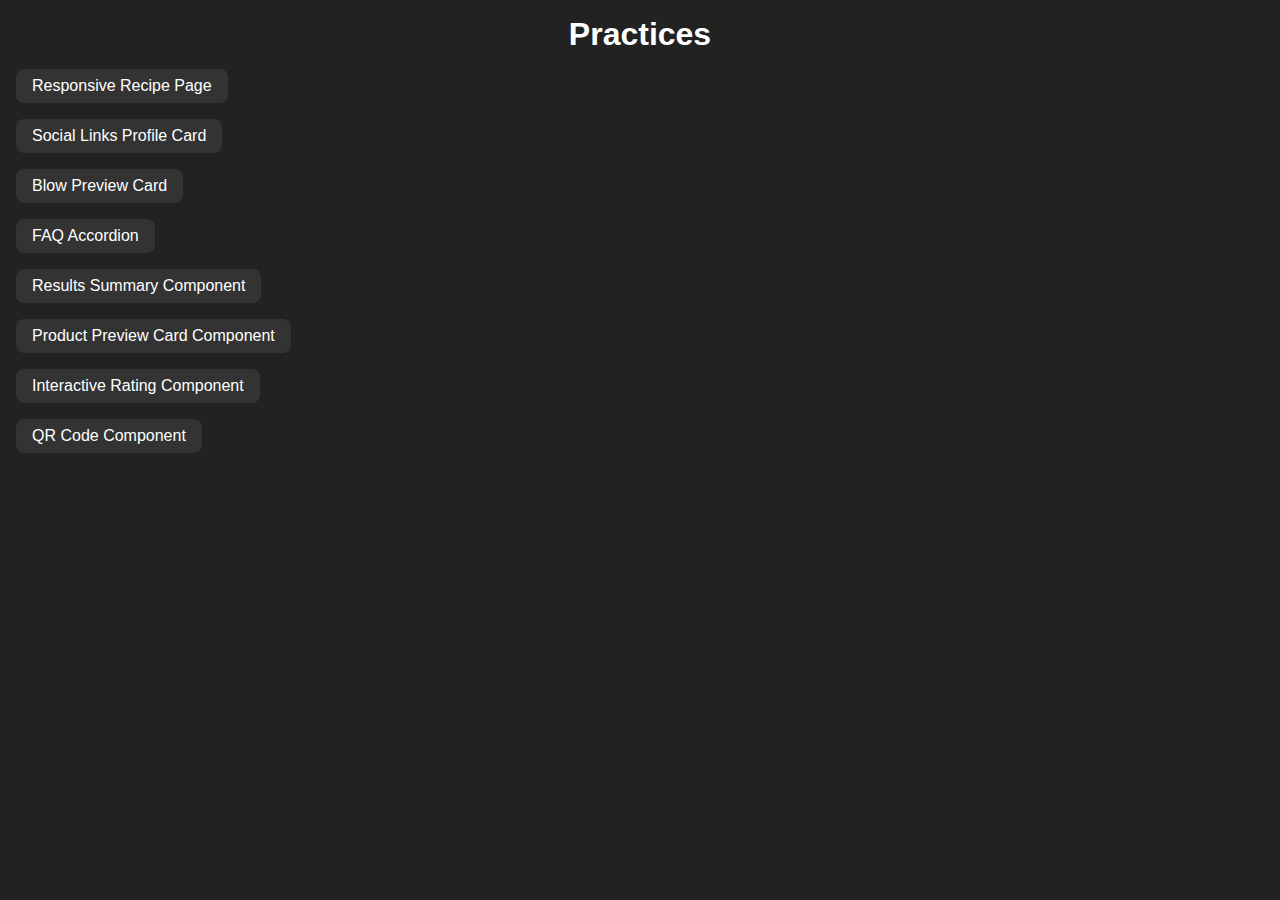
<file: index.html>
<!DOCTYPE html>
<html lang="en">
  <head>
    <meta charset="UTF-8" />
    <meta name="viewport" content="width=device-width, initial-scale=1.0" />
    <title>Document</title>
    <style>
      body {
        background-color: #222;
        color: #fff;
        font-family: Arial, sans-serif;
        margin: 0;
        padding: 0;
      }

      h1 {
        text-align: center;
        margin: 1rem;
      }

      .links {
        display: flex;
        flex-direction: column;
        gap: 1rem;
        margin: 1rem;
      }

      a {
        color: #fff;
        text-decoration: none;

        padding: 0.5rem 1rem;
        border-radius: 0.5rem;
        width: fit-content;
        transition: all 0.3s ease-in-out;
        display: block;
        background-color: #333;
        text-align: center;
      }
    </style>
  </head>
  <body>
    <h1 role="heading">Practices</h1>
    <div class="links" role="list">
      <a role="link" href="/frontend-practice/recipe-page-main"
        >Responsive Recipe Page</a
      >
      <a role="link" href="/frontend-practice/social-links-profile-main"
        >Social Links Profile Card</a
      >
      <a role="link" href="/frontend-practice/blog-preview-card-main"
        >Blow Preview Card</a
      >
      <a href="/frontend-practice/faq-accordion-main">FAQ Accordion</a>
      <a href="/frontend-practice/results-summary-component-main"
        >Results Summary Component</a
      >
      <a href="/frontend-practice/product-preview-card-component-main"
        >Product Preview Card Component</a
      >
      <a href="/frontend-practice/interactive-rating-component-main"
        >Interactive Rating Component</a
      >
      <a href="/frontend-practice/qr-code-component-main">QR Code Component</a>
    </div>
  </body>
</html>
</file>
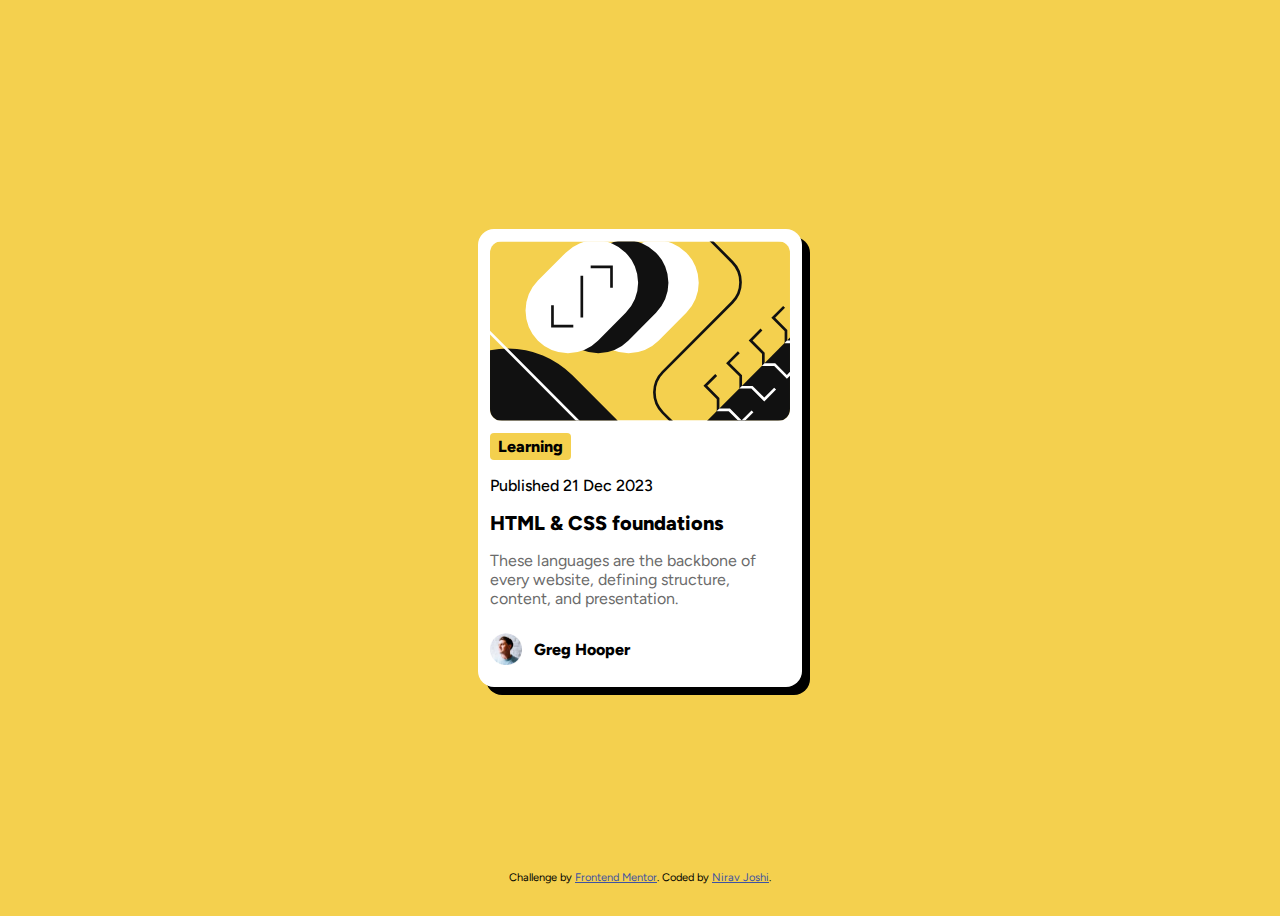
<file: blog-preview-card-main/index.html>
<!DOCTYPE html>
<html lang="en">
  <head>
    <meta charset="UTF-8" />
    <meta name="viewport" content="width=device-width, initial-scale=1.0" />
    <!-- displays site properly based on user's device -->

    <link
      rel="icon"
      type="image/png"
      sizes="32x32"
      href="./assets/images/favicon-32x32.png"
    />

    <title>Frontend Mentor | Blog preview card</title>

    <link rel="stylesheet" href="style.css" />
    <link rel="preconnect" href="https://fonts.googleapis.com" />
    <link rel="preconnect" href="https://fonts.gstatic.com" crossorigin />
    <link
      href="https://fonts.googleapis.com/css2?family=Figtree:ital,wght@0,300..900;1,300..900&display=swap"
      rel="stylesheet"
    />

    <!-- Feel free to remove these styles or customise in your own stylesheet 👍 -->
    <style>
      .attribution {
        font-size: 11px;
        text-align: center;
        bottom: 1rem;
        position: absolute;
        width: 100%;
      }
      .attribution a {
        color: hsl(228, 45%, 44%);
      }
    </style>
  </head>
  <body>
    <div class="card">
      <img
        src="./assets/images/illustration-article.svg"
        alt="course illustration"
        role="banner"
      />

      <div class="tag">Learning</div>

      <p class="pub">Published 21 Dec 2023</p>

      <h1>HTML & CSS foundations</h1>

      <p class="description">
        These languages are the backbone of every website, defining structure,
        content, and presentation.
      </p>

      <div class="author">
        <img src="./assets/images/image-avatar.webp" alt="" />
        <p>Greg Hooper</p>
      </div>
    </div>

    <div class="attribution">
      Challenge by
      <a href="https://www.frontendmentor.io?ref=challenge" target="_blank"
        >Frontend Mentor</a
      >. Coded by
      <a href="https://niravjoshi.dev" target="_blank">Nirav Joshi</a>.
    </div>
  </body>
</html>
</file>
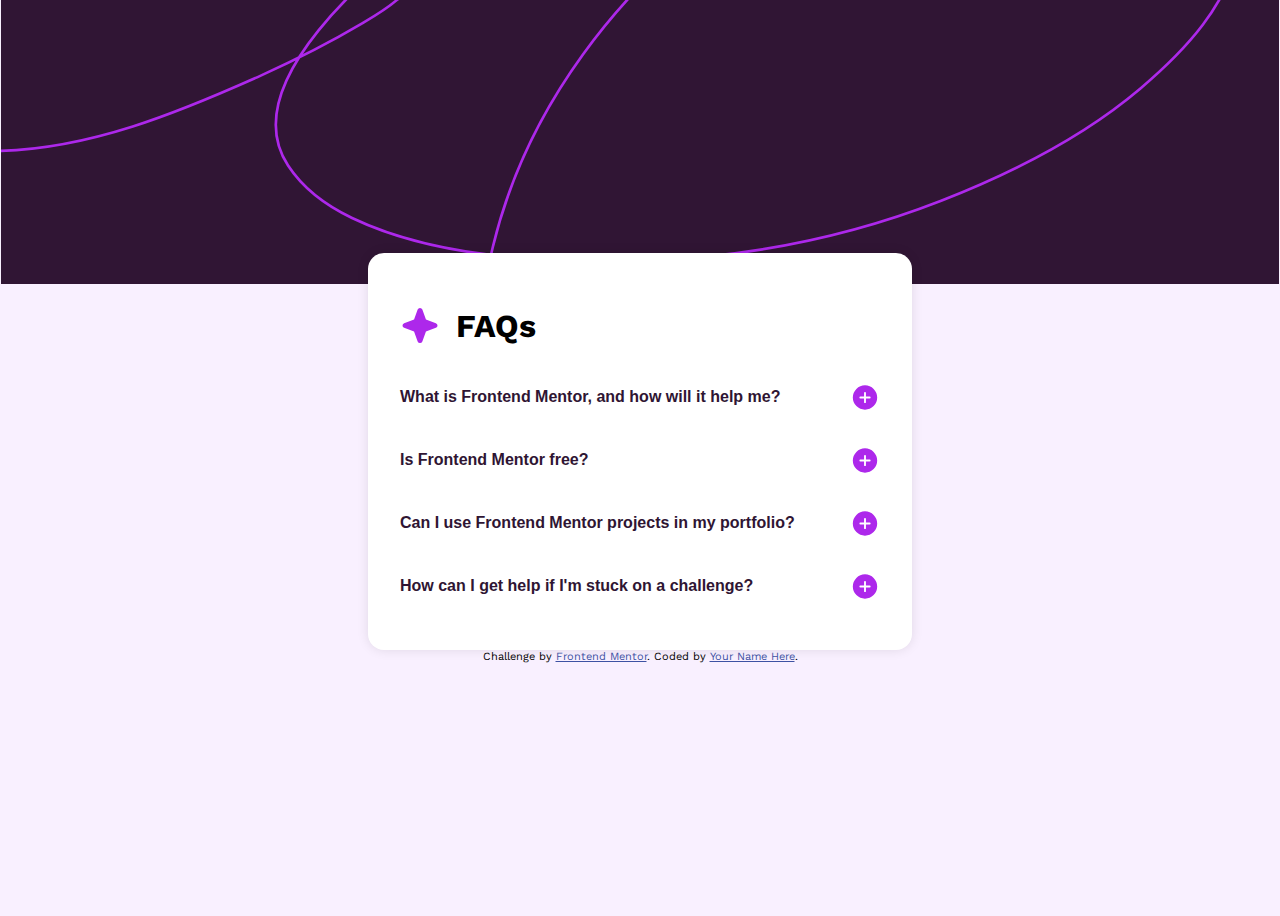
<file: faq-accordion-main/index.html>
<!DOCTYPE html>
<html lang="en">
  <head>
    <meta charset="UTF-8" />
    <meta name="viewport" content="width=device-width, initial-scale=1.0" />
    <!-- displays site properly based on user's device -->

    <link
      rel="icon"
      type="image/png"
      sizes="32x32"
      href="./assets/images/favicon-32x32.png"
    />

    <title>Frontend Mentor | FAQ accordion</title>

    <link rel="preconnect" href="https://fonts.googleapis.com" />
    <link rel="preconnect" href="https://fonts.gstatic.com" crossorigin />
    <link
      href="https://fonts.googleapis.com/css2?family=Work+Sans:ital,wght@0,100..900;1,100..900&display=swap"
      rel="stylesheet"
    />
    <link rel="stylesheet" href="style.css" />

    <!-- Feel free to remove these styles or customise in your own stylesheet 👍 -->
    <style>
      .attribution {
        font-size: 11px;
        text-align: center;
      }
      .attribution a {
        color: hsl(228, 45%, 44%);
      }
    </style>
  </head>
  <body>
    <main>
      <div class="faq-card">
        <div class="header">
          <img src="./assets/images/icon-star.svg" alt="star" />
          <h1>FAQs</h1>
        </div>

        <button class="accordion">
          What is Frontend Mentor, and how will it help me?
          <img
            src="./assets/images/icon-plus.svg"
            alt="plus icon"
            class="plus"
          />
          <img
            src="./assets/images/icon-minus.svg"
            alt="minus icon"
            class="minus"
          />
        </button>
        <div class="panel">
          Frontend Mentor offers realistic coding challenges to help developers
          improve their frontend coding skills with projects in HTML, CSS, and
          JavaScript. It's suitable for all levels and ideal for portfolio
          building.
        </div>

        <button class="accordion">
          Is Frontend Mentor free?
          <img
            src="./assets/images/icon-plus.svg"
            alt="plus icon"
            class="plus"
          />
          <img
            src="./assets/images/icon-minus.svg"
            alt="minus icon"
            class="minus"
          />
        </button>
        <div class="panel">
          Yes, Frontend Mentor offers both free and premium coding challenges,
          with the free option providing access to a range of projects suitable
          for all skill levels.
        </div>

        <button class="accordion">
          Can I use Frontend Mentor projects in my portfolio?
          <img
            src="./assets/images/icon-plus.svg"
            alt="plus icon"
            class="plus"
          />
          <img
            src="./assets/images/icon-minus.svg"
            alt="minus icon"
            class="minus"
          />
        </button>
        <div class="panel">
          Yes, you can use projects completed on Frontend Mentor in your
          portfolio. It's an excellent way to showcase your skills to potential
          employers!
        </div>

        <button class="accordion">
          How can I get help if I'm stuck on a challenge?

          <img
            src="./assets/images/icon-plus.svg"
            alt="plus icon"
            class="plus"
          />
          <img
            src="./assets/images/icon-minus.svg"
            alt="minus icon"
            class="minus"
          />
        </button>
        <div class="panel">
          The best place to get help is inside Frontend Mentor's Discord
          community. There's a help channel where you can ask questions and seek
          support from other community members.
        </div>
      </div>
    </main>

    <div class="attribution">
      Challenge by
      <a href="https://www.frontendmentor.io?ref=challenge" target="_blank"
        >Frontend Mentor</a
      >. Coded by <a href="#">Your Name Here</a>.
    </div>
    <script src="./script.js"></script>
  </body>
</html>
</file>
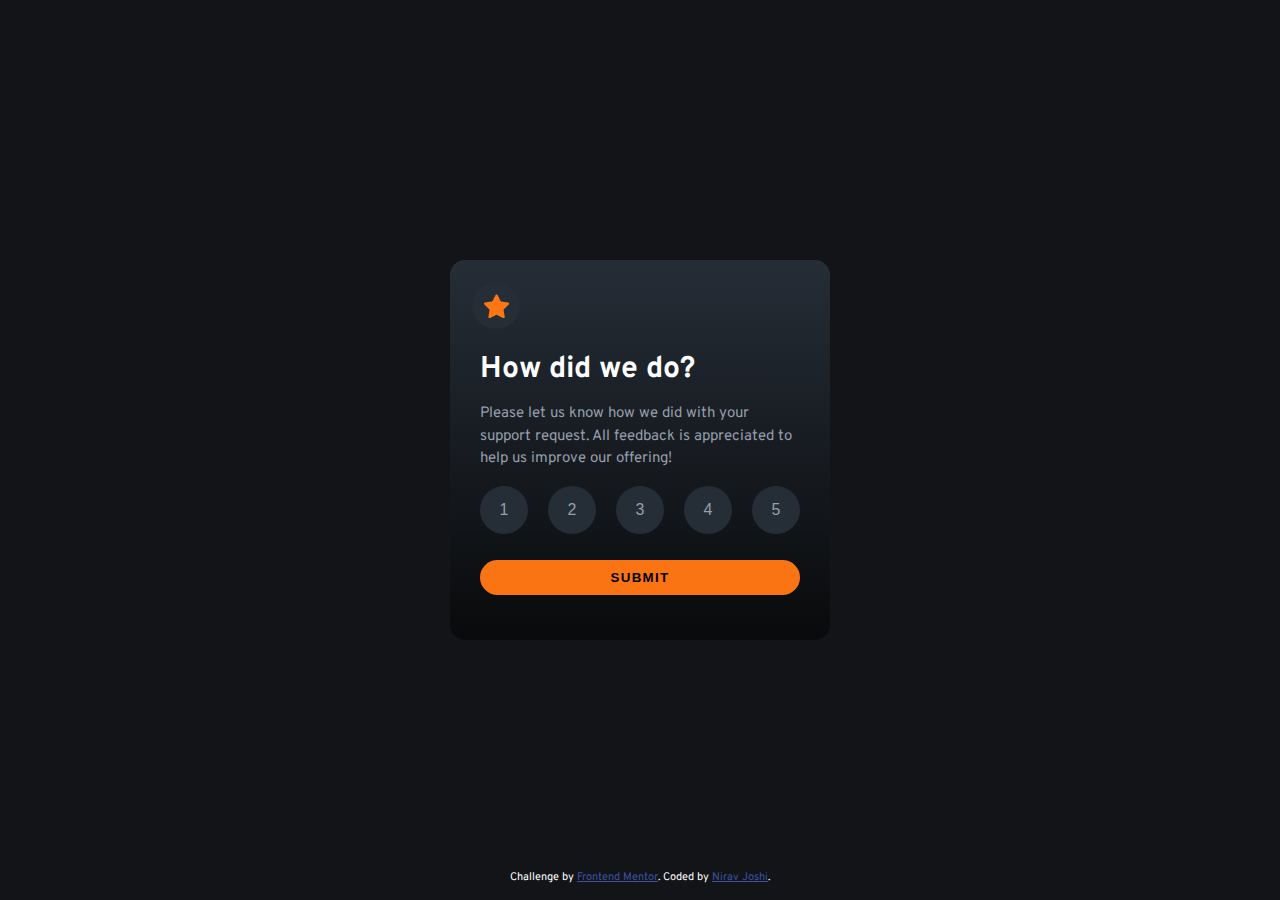
<file: interactive-rating-component-main/index.html>
<!DOCTYPE html>
<html lang="en">
  <head>
    <meta charset="UTF-8" />
    <meta name="viewport" content="width=device-width, initial-scale=1.0" />
    <!-- displays site properly based on user's device -->

    <link
      rel="icon"
      type="image/png"
      sizes="32x32"
      href="./images/favicon-32x32.png"
    />

    <title>Frontend Mentor | Interactive rating component</title>

    <link rel="stylesheet" href="style.css" />
    <link rel="preconnect" href="https://fonts.googleapis.com" />
    <link rel="preconnect" href="https://fonts.gstatic.com" crossorigin />
    <link
      href="https://fonts.googleapis.com/css2?family=Overpass:ital,wght@0,100..900;1,100..900&display=swap"
      rel="stylesheet"
    />

    <!-- Feel free to remove these styles or customise in your own stylesheet 👍 -->
    <style>
      .attribution {
        font-size: 11px;
        text-align: center;
      }
      .attribution a {
        color: hsl(228, 45%, 44%);
      }
    </style>
  </head>
  <body>
    <!-- Rating state start -->

    <main>
      <div class="rating-card">
        <div class="icon-container">
          <img src="./images/icon-star.svg" alt="star icon" />
        </div>

        <h1>How did we do?</h1>
        <p>
          Please let us know how we did with your support request. All feedback
          is appreciated to help us improve our offering!
        </p>
        <div class="rating-buttons">
          <button class="rating-button">1</button>
          <button class="rating-button">2</button>
          <button class="rating-button">3</button>
          <button class="rating-button">4</button>
          <button class="rating-button">5</button>
        </div>

        <button class="submit-button">Submit</button>
      </div>

      <div class="submitted">
        <img src="./images/illustration-thank-you.svg" alt="thank you image" />
        <p class="submitted-rating">
          You selected <span class="rating-number"> 0 </span> out of 5
        </p>
        <h1>Thank you!</h1>
        <p class="submitted-text">
          We appreciate you taking the time to give a rating. If you ever need
          more support, don’t hesitate to get in touch!
        </p>
      </div>
    </main>

    <footer>
      <div class="attribution">
        Challenge by
        <a href="https://www.frontendmentor.io?ref=challenge" target="_blank"
          >Frontend Mentor</a
        >. Coded by <a href="https://niravjoshi.dev">Nirav Joshi</a>.
      </div>
    </footer>

    <script src="script.js"></script>
  </body>
</html>
</file>
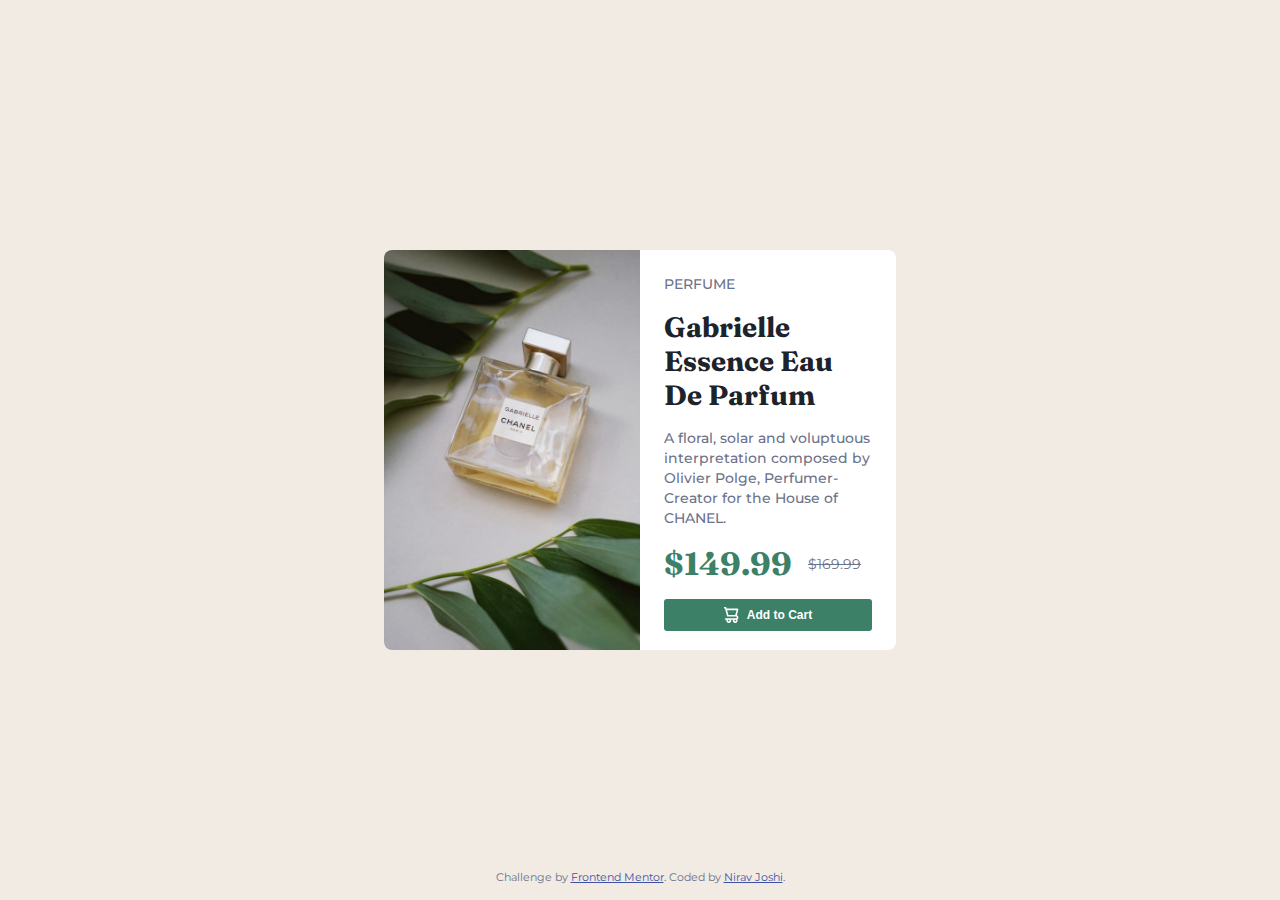
<file: product-preview-card-component-main/index.html>
<!DOCTYPE html>
<html lang="en">
  <head>
    <meta charset="UTF-8" />
    <meta name="viewport" content="width=device-width, initial-scale=1.0" />
    <!-- displays site properly based on user's device -->

    <link
      rel="icon"
      type="image/png"
      sizes="32x32"
      href="./images/favicon-32x32.png"
    />

    <title>Frontend Mentor | Product preview card component</title>

    <!-- Feel free to remove these styles or customise in your own stylesheet 👍 -->
    <link rel="preconnect" href="https://fonts.googleapis.com" />
    <link rel="preconnect" href="https://fonts.gstatic.com" crossorigin />
    <link
      href="https://fonts.googleapis.com/css2?family=Fraunces:ital,opsz,wght@0,9..144,100..900;1,9..144,100..900&family=Montserrat:ital,wght@0,100..900;1,100..900&display=swap"
      rel="stylesheet"
    />
    <link rel="stylesheet" href="style.css" />
    <style>
      .attribution {
        font-size: 11px;
        text-align: center;
      }
      .attribution a {
        color: hsl(228, 45%, 44%);
      }
    </style>
  </head>
  <body>
    <main>
      <div class="product-card">
        <picture class="preview">
          <source
            srcset="./images/image-product-desktop.jpg"
            media="(min-width: 600px)"
          />
          <img
            src="./images/image-product-mobile.jpg"
            alt="Gabrielle Essence Eau De Parfum"
          />
        </picture>
        <div class="details">
          <p class="category">PERFUME</p>
          <h1 class="name">Gabrielle Essence Eau De Parfum</h1>
          <p class="description">
            A floral, solar and voluptuous interpretation composed by Olivier
            Polge, Perfumer-Creator for the House of CHANEL.
          </p>
          <div class="price">
            <p class="current-price">$149.99</p>
            <p class="old-price">$169.99</p>
          </div>
          <button class="add-to-cart">
            <img src="./images/icon-cart.svg" alt="cart" />
            <span class="sr-only">Add to Cart</span>
          </button>
        </div>
      </div>
    </main>

    <footer>
      <div class="attribution">
        Challenge by
        <a href="https://www.frontendmentor.io?ref=challenge" target="_blank"
          >Frontend Mentor</a
        >. Coded by <a href="https://niravjoshi.dev">Nirav Joshi</a>.
      </div>
    </footer>
  </body>
</html>
</file>
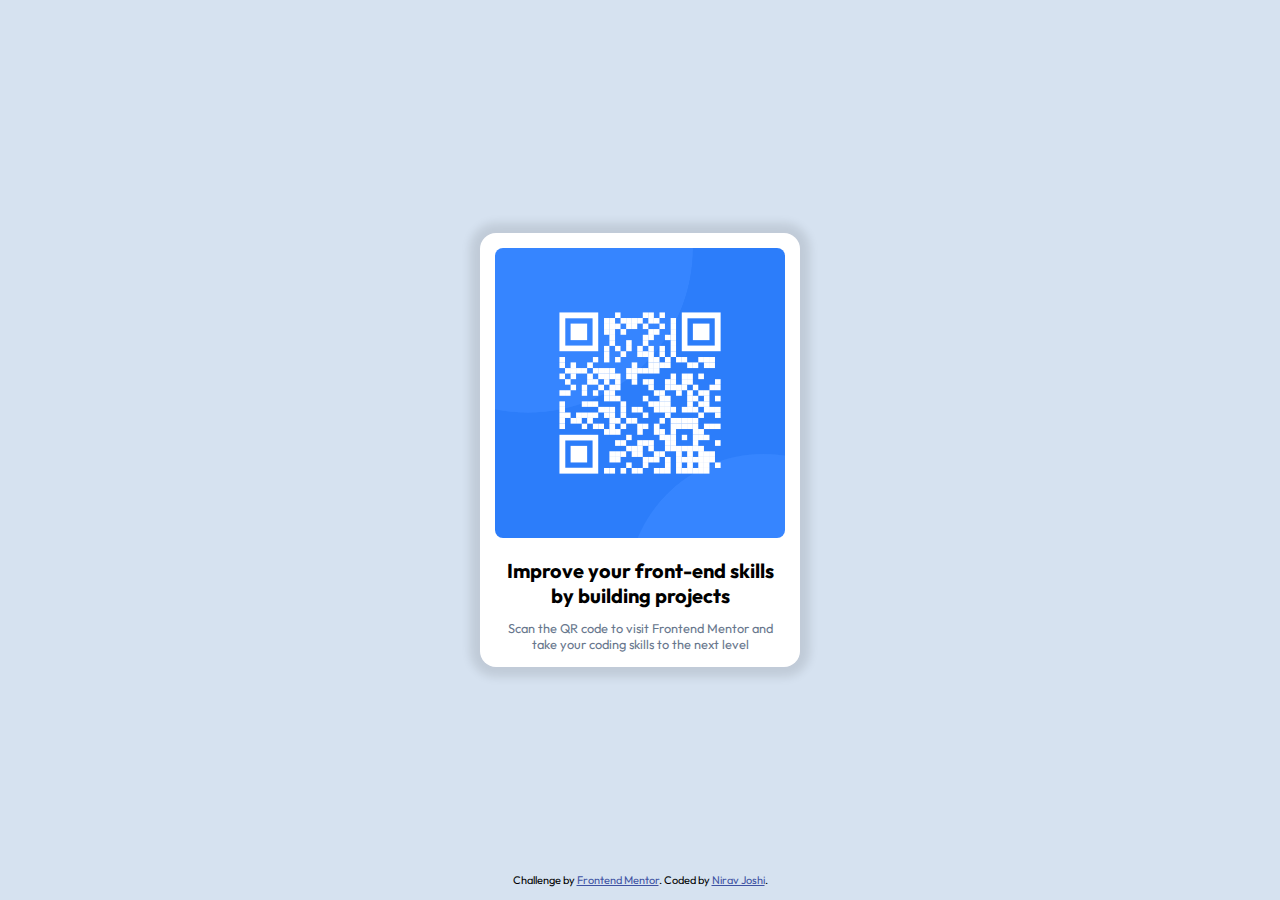
<file: qr-code-component-main/index.html>
<!DOCTYPE html>
<html lang="en">
  <head>
    <meta charset="UTF-8" />
    <meta name="viewport" content="width=device-width, initial-scale=1.0" />
    <!-- displays site properly based on user's device -->

    <link
      rel="icon"
      type="image/png"
      sizes="32x32"
      href="./images/favicon-32x32.png"
    />

    <title>Frontend Mentor | QR code component</title>

    <!-- Feel free to remove these styles or customise in your own stylesheet 👍 -->
    <link rel="stylesheet" href="style.css" />
    <link rel="preconnect" href="https://fonts.googleapis.com" />
    <link rel="preconnect" href="https://fonts.gstatic.com" crossorigin />
    <link
      href="https://fonts.googleapis.com/css2?family=Outfit:wght@100..900&display=swap"
      rel="stylesheet"
    />
    <style>
      .attribution {
        font-size: 11px;
        text-align: center;
      }
      .attribution a {
        color: hsl(228, 45%, 44%);
      }
    </style>
  </head>
  <body>
    <main>
      <div class="qr-card">
        <img src="./images/image-qr-code.png" alt="QR code" />
        <h1 class="description">
          Improve your front-end skills by building projects
        </h1>
        <p class="instructions">
          Scan the QR code to visit Frontend Mentor and take your coding skills
          to the next level
        </p>
      </div>
    </main>

    <footer>
      <div class="attribution">
        Challenge by
        <a href="https://www.frontendmentor.io?ref=challenge" target="_blank"
          >Frontend Mentor</a
        >. Coded by <a href="https://niravjoshi.dev">Nirav Joshi</a>.
      </div>
    </footer>
  </body>
</html>
</file>
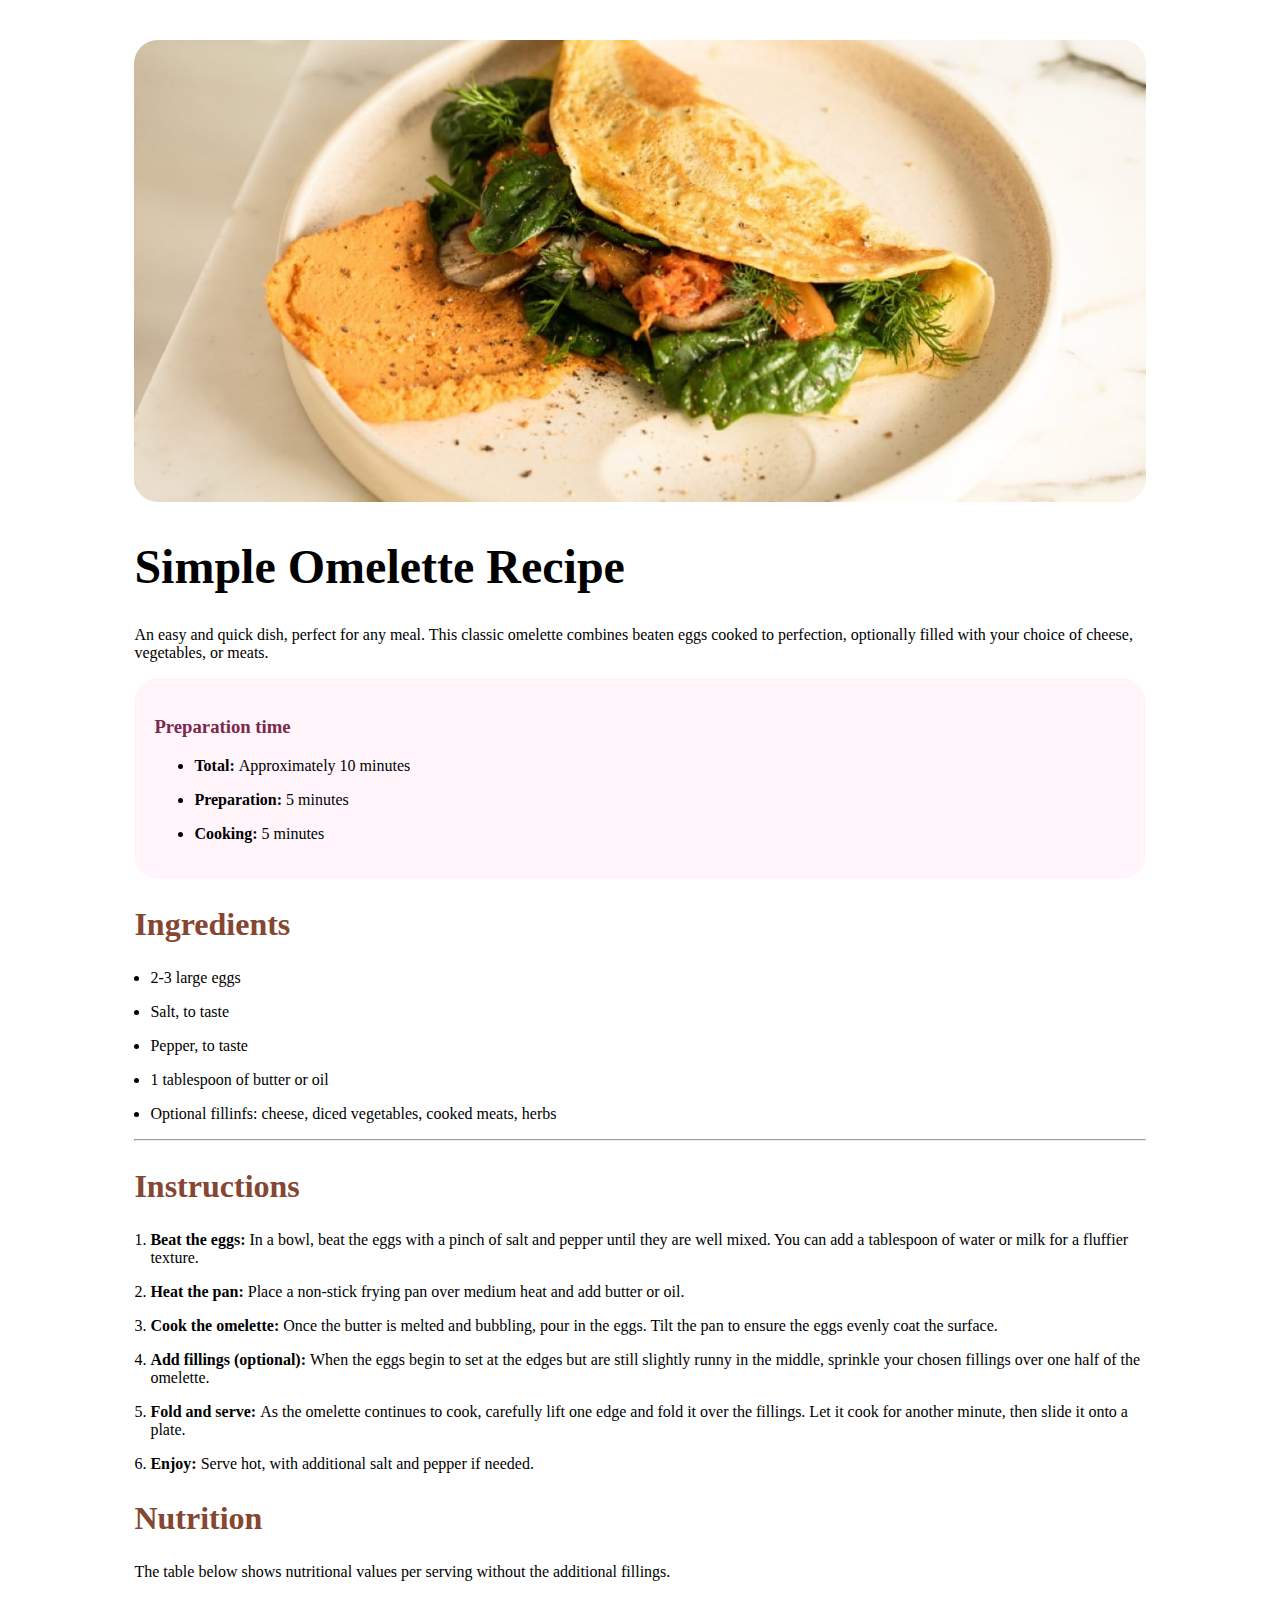
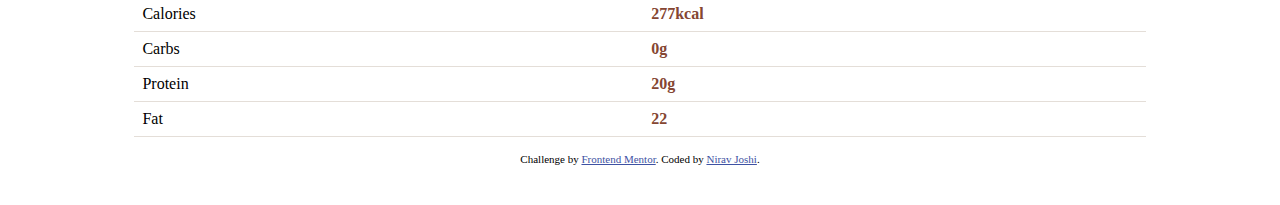
<file: recipe-page-main/index.html>
<!DOCTYPE html>
<html lang="en">
  <head>
    <meta charset="UTF-8" />
    <meta name="viewport" content="width=device-width, initial-scale=1.0" />
    <!-- displays site properly based on user's device -->

    <link
      rel="icon"
      type="image/png"
      sizes="32x32"
      href="./assets/images/favicon-32x32.png"
    />
    <link rel="stylesheet" href="style.css" />

    <title>Frontend Mentor | Recipe page</title>

    <!-- Feel free to remove these styles or customise in your own stylesheet 👍 -->
    <style>
      .attribution {
        font-size: 11px;
        text-align: center;
      }
      .attribution a {
        color: hsl(228, 45%, 44%);
      }
    </style>
  </head>
  <body>
    <div class="container">
      <img src="./assets/images/image-omelette.jpeg" alt="an omelette" />

      <h1 class="header">Simple Omelette Recipe</h1>

      <p class="description">
        An easy and quick dish, perfect for any meal. This classic omelette
        combines beaten eggs cooked to perfection, optionally filled with your
        choice of cheese, vegetables, or meats.
      </p>

      <div class="details">
        <h3>Preparation time</h3>
        <ul>
          <li><strong>Total: </strong>Approximately 10 minutes</li>
          <li><strong>Preparation: </strong>5 minutes</li>
          <li><strong>Cooking: </strong>5 minutes</li>
        </ul>
      </div>

      <h2 class="sub-header">Ingredients</h2>

      <ul class="ingredients-list">
        <li>2-3 large eggs</li>
        <li>Salt, to taste</li>
        <li>Pepper, to taste</li>
        <li>1 tablespoon of butter or oil</li>
        <li>
          Optional fillinfs: cheese, diced vegetables, cooked meats, herbs
        </li>
      </ul>

      <hr class="solid" />

      <h2 class="sub-header">Instructions</h2>

      <ol class="instructions-list">
        <li>
          <strong>Beat the eggs: </strong>In a bowl, beat the eggs with a pinch
          of salt and pepper until they are well mixed. You can add a tablespoon
          of water or milk for a fluffier texture.
        </li>
        <li>
          <strong>Heat the pan: </strong>Place a non-stick frying pan over
          medium heat and add butter or oil.
        </li>
        <li>
          <strong>Cook the omelette: </strong>Once the butter is melted and
          bubbling, pour in the eggs. Tilt the pan to ensure the eggs evenly
          coat the surface.
        </li>
        <li>
          <strong>Add fillings (optional): </strong>When the eggs begin to set
          at the edges but are still slightly runny in the middle, sprinkle your
          chosen fillings over one half of the omelette.
        </li>
        <li>
          <strong>Fold and serve: </strong>As the omelette continues to cook,
          carefully lift one edge and fold it over the fillings. Let it cook for
          another minute, then slide it onto a plate.
        </li>
        <li>
          <strong>Enjoy: </strong>Serve hot, with additional salt and pepper if
          needed.
        </li>
      </ol>

      <h2 class="sub-header">Nutrition</h2>

      <p>
        The table below shows nutritional values per serving without the
        additional fillings.
      </p>

      <table class="nutrition-table">
        <tr class="table-row">
          <td>Calories</td>
          <td>277kcal</td>
        </tr>
        <tr class="table-row">
          <td>Carbs</td>
          <td>0g</td>
        </tr>
        <tr class="table-row">
          <td>Protein</td>
          <td>20g</td>
        </tr>
        <tr class="table-row">
          <td>Fat</td>
          <td>22</td>
        </tr>
      </table>

      <div class="attribution">
        Challenge by
        <a href="https://www.frontendmentor.io?ref=challenge" target="_blank"
          >Frontend Mentor</a
        >. Coded by
        <a href="https://niravjoshi.dev" target="_blank">Nirav Joshi</a>.
      </div>
    </div>
  </body>
</html>
</file>
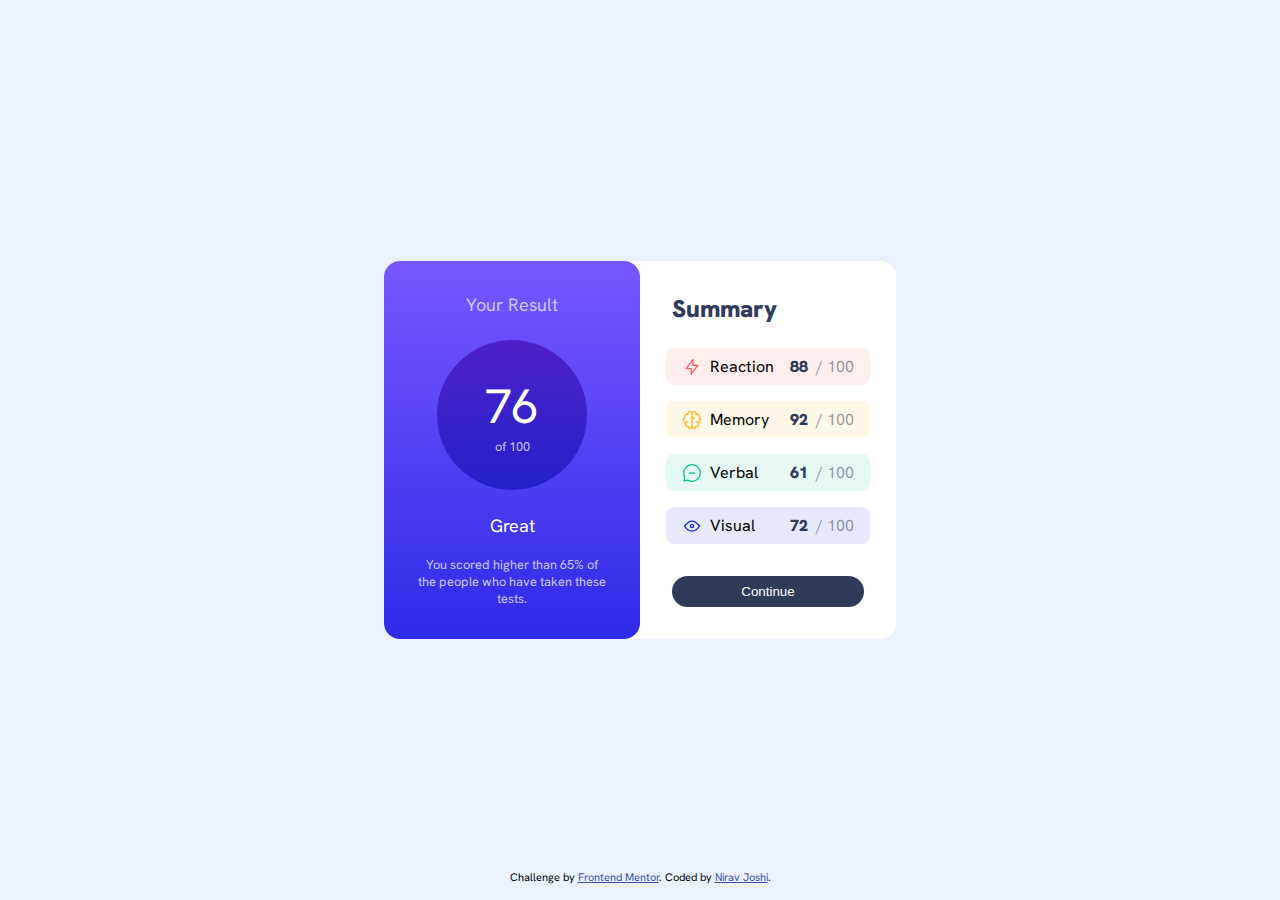
<file: results-summary-component-main/index.html>
<!DOCTYPE html>
<html lang="en">
  <head>
    <meta charset="UTF-8" />
    <meta name="viewport" content="width=device-width, initial-scale=1.0" />
    <!-- displays site properly based on user's device -->

    <link
      rel="icon"
      type="image/png"
      sizes="32x32"
      href="./assets/images/favicon-32x32.png"
    />
    <link rel="preconnect" href="https://fonts.googleapis.com" />
    <link rel="preconnect" href="https://fonts.gstatic.com" crossorigin />
    <link
      href="https://fonts.googleapis.com/css2?family=Hanken+Grotesk:ital,wght@0,100..900;1,100..900&display=swap"
      rel="stylesheet"
    />
    <link rel="stylesheet" href="style.css" />
    <title>Frontend Mentor | Results summary component</title>

    <!-- Feel free to remove these styles or customise in your own stylesheet 👍 -->
    <style>
      .attribution {
        font-size: 11px;
        text-align: center;
      }
      .attribution a {
        color: hsl(228, 45%, 44%);
      }
    </style>
    <script src="script.js" defer></script>
  </head>
  <body>
    <main>
      <template>
        <div class="summary-item">
          <div class="type">
            <img src="" alt="" class="icon" />
            <p class="type-name"></p>
          </div>

          <div class="test-score">
            <p class="score"></p>
            <p class="total-score"></p>
          </div>
        </div>
      </template>

      <div class="result">
        <p class="result-title">Your Result</p>
        <div class="circle">
          <p class="score">76</p>
          <p class="max-score">of 100</p>
        </div>
        <p class="result-cat">Great</p>
        <p class="description">
          You scored higher than 65% of the people who have taken these tests.
        </p>
      </div>
      <div class="summary">
        <p class="title">Summary</p>
        <div class="summary-items-container"></div>
        <button>Continue</button>
      </div>
    </main>

    <footer>
      <div class="attribution">
        Challenge by
        <a href="https://www.frontendmentor.io?ref=challenge" target="_blank"
          >Frontend Mentor</a
        >. Coded by <a href="https://niravjoshi.dev">Nirav Joshi</a>.
      </div>
    </footer>
  </body>
</html>
</file>
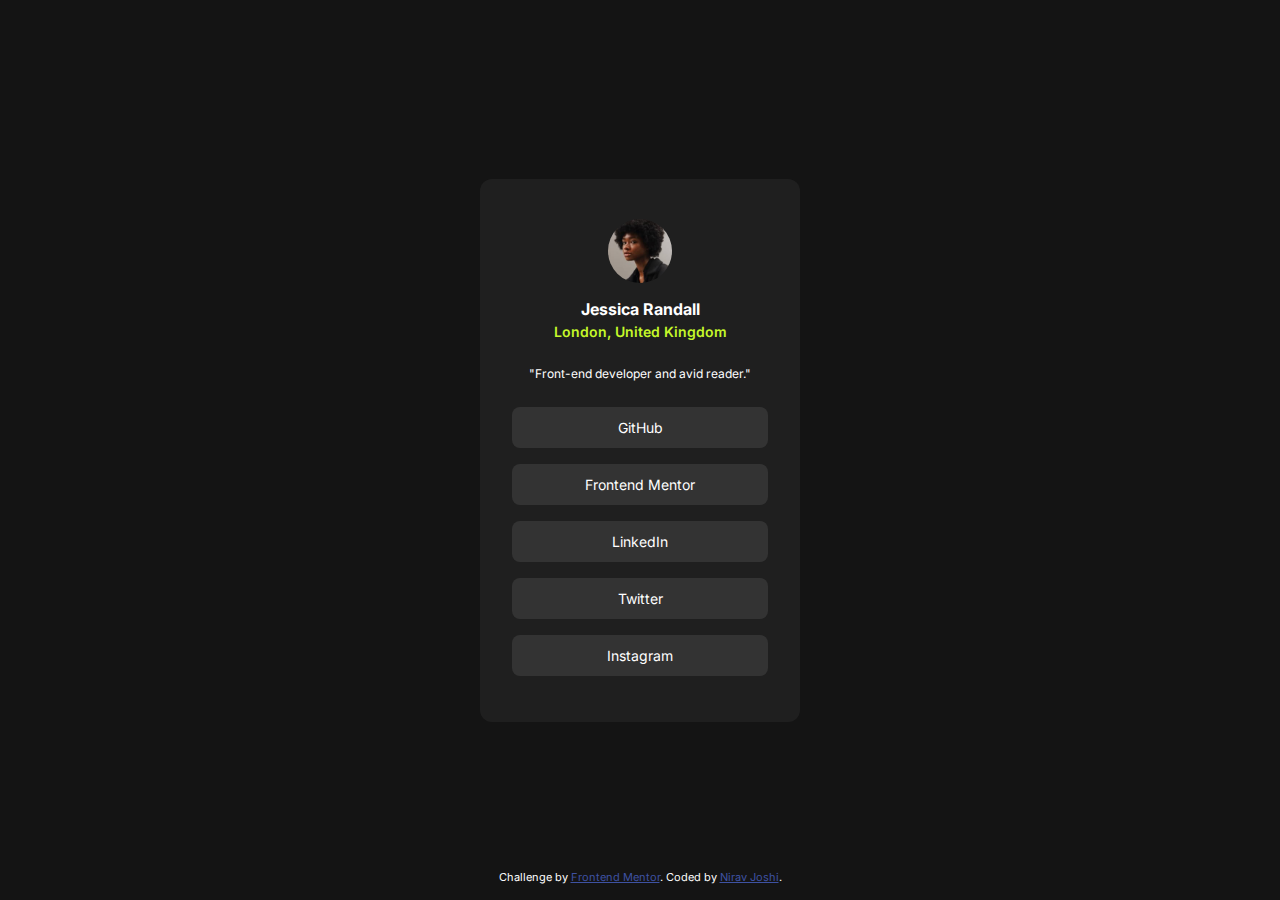
<file: social-links-profile-main/index.html>
<!DOCTYPE html>
<html lang="en">
  <head>
    <meta charset="UTF-8" />
    <meta name="viewport" content="width=device-width, initial-scale=1.0" />
    <!-- displays site properly based on user's device -->

    <link
      rel="icon"
      type="image/png"
      sizes="32x32"
      href="./assets/images/favicon-32x32.png"
    />

    <title>Frontend Mentor | Social links profile</title>
    <link rel="preconnect" href="https://fonts.googleapis.com" />
    <link rel="preconnect" href="https://fonts.gstatic.com" crossorigin />
    <link
      href="https://fonts.googleapis.com/css2?family=Inter:ital,opsz,wght@0,14..32,100..900;1,14..32,100..900&display=swap"
      rel="stylesheet"
    />
    <link rel="stylesheet" href="style.css" />

    <!-- Feel free to remove these styles or customise in your own stylesheet 👍 -->
    <style>
      .attribution {
        font-size: 11px;
        text-align: center;
        bottom: 1rem;
        position: absolute;
        width: 100%;
      }
      .attribution a {
        color: hsl(228, 45%, 44%);
      }
    </style>
  </head>
  <body>
    <div class="social-links">
      <img
        src="./assets/images/avatar-jessica.jpeg"
        alt="jessica randall avatar"
      />
      <p class="avatar-name">Jessica Randall</p>
      <p class="location">London, United Kingdom</p>
      <p class="description">"Front-end developer and avid reader."</p>

      <ul class="links">
        <li><a href="#">GitHub</a></li>
        <li><a href="#">Frontend Mentor</a></li>
        <li><a href="#">LinkedIn</a></li>
        <li><a href="#">Twitter</a></li>
        <li><a href="#">Instagram</a></li>
      </ul>
    </div>

    <div class="attribution">
      Challenge by
      <a href="https://www.frontendmentor.io?ref=challenge" target="_blank"
        >Frontend Mentor</a
      >. Coded by
      <a href="https://niravjoshi.dev" target="_blank">Nirav Joshi</a>.
    </div>
  </body>
</html>
</file>
<file: blog-preview-card-main/style.css>
:root {
  --yellow: hsl(47, 88%, 63%);
  --white: hsl(0, 0%, 100%);
  --grey-500: hsl(0, 0%, 42%);
  --grey-950: hsl(0, 0%, 7%);

  --bg-primary: var(--white);
  --bg-secondary: var(--yellow);

  --text-primary: var(--grey-950);
  --text-secondary: var(--grey-500);
}

body {
  background-color: var(--bg-secondary);
  font-family: "Figtree", serif;

  display: flex;
  flex-direction: column;
  align-items: center;
  justify-content: center;
  height: 100vh;
}

.card {
  background-color: var(--bg-primary);
  width: 300px;
  padding: 0.75rem;
  border-radius: 1rem;
  margin: 0 auto;

  box-shadow: 0.5rem 0.5rem;
}

.card img {
  width: 100%;
  border-radius: 0.75rem;
}

.tag {
  background-color: var(--bg-secondary);
  width: fit-content;
  padding: 0.25rem 0.5rem;
  font-weight: 800;
  margin-top: 0.5rem;
  border-radius: 0.25rem;
}

.pub {
  font-weight: 500;
}

h1 {
  font-size: 1.25rem;
  font-weight: 800;
}

.description {
  color: var(--text-secondary);
}

.author {
  display: flex;
  flex-direction: row;
  align-items: center;
  gap: 0.75rem;
}

.author img {
  width: 2rem;
}

.author p {
  font-weight: 800;
}
</file>
<file: faq-accordion-main/style.css>
:root {
  --white: hsl(0, 0%, 100%);
  --light-pink: hsl(275, 100%, 97%);
  --grayish-purple: hsl(292, 16%, 49%);
  --dark-purple: hsl(292, 42%, 14%);
  --purple: hsl(281, 83%, 55%);

  --bg-primary: var(--white);
  --bg-secondary: var(--light-pink);

  --text-primary: var(--dark-purple);
  --text-secondary: var(--grayish-purple);
  --text-tertiary: var(--purple);

  --border-primary: var(--light-pink)

  --desktop-width: 1440px;
  --mobile-width: 375px;
}

body {
  font-size: 16px;
  background-color: var(--bg-secondary);
  font-family: "Work Sans", serif;

  display: flex;
  flex-direction: column;
  align-items: center;
  justify-content: center;
  height: 100vh;

  background-image: url("./assets/images/background-pattern-desktop.svg");
  background-repeat: no-repeat;
  background-size: contain;
 

  @media (max-width: 375px) {
    background-image: url("./assets/images/background-pattern-mobile.svg");
  }
}

.faq-card {
  background-color: var(--bg-primary);
  margin: 0 auto;
  width: 30rem;
  border-radius: 1rem;
  padding: 2rem;
  box-shadow: 0 0 0.75rem rgba(0, 0, 0, 0.1);

  @media (max-width: 768px) {
    width: 85%;
    padding: 1rem;
  }
}

.header {
  display: flex;
  gap: 1rem;
}

.accordion {
  color: var(--text-primary);
  font-size: 1rem;
  font-weight: 700;
  border: none;
  border-top: 1px solid var(--border-primary);

  background-color: transparent;
  width: 100%;
  padding: 1rem 0;


  display: flex;
  justify-content: space-between;
  align-items: center;

  cursor: pointer;

  &:hover {
    color: var(--text-tertiary);
  }
}

.plus {
    display: block;
}

.minus {
    display: none;
}

.panel {
  color: var(--text-secondary);
  display: none;
}
</file>
<file: interactive-rating-component-main/style.css>
:root {
  --orange: hsl(25, 97%, 53%);
  --white: hsl(0, 0%, 100%);
  --light-grey: hsl(217, 12%, 63%);
  --dark-blue: hsl(213, 19%, 18%);
  --very-dark-blue: hsl(216, 12%, 8%);
  --very-dark-blue-2: hsl(216, 12%, 4%);

  --bg-primary: var(--very-dark-blue);
  --bg-secondary: var(--dark-blue);
  --bg-tertiary: var(--light-grey);

  --text-primary: var(--white);
  --text-secondary: var(--light-grey);
  --text-tertiary: var(--very-dark-blue);

  --accent-color: var(--orange);
}

* {
  margin: 0;
  padding: 0;
}

body {
  font-size: 15px;
  font-family: "Overpass", sans-serif;

  display: flex;
  flex-direction: column;
  justify-content: center;
  align-items: center;
  min-height: 100vh;

  background-color: var(--bg-primary);

  color: white;
}

main {
  display: flex;
  flex-direction: column;
  justify-content: center;
  align-items: center;
}

.rating-card,
.submitted {
  background: linear-gradient(var(--bg-secondary), var(--very-dark-blue-2));
  padding: 2em;
  width: 20rem;
  height: 20rem;
  border-radius: 1em;
}

.icon-container {
  display: flex;
  justify-content: center;
  align-items: center;
  background-color: var(--bg-secondary);
  border-radius: 50%;
  width: fit-content;
  height: fit-content;
  padding: 0.5em;
  scale: 1.5;
}

.rating-card h1 {
  margin-top: 1em;
}

.rating-card p {
  margin-top: 1em;
  color: var(--text-secondary);
  line-height: 1.5em;
}

.rating-buttons {
  display: flex;
  flex-direction: row;
  justify-content: space-between;
  align-items: center;
  margin-top: 1em;
  gap: 1em;
}

.rating-buttons button {
  background-color: var(--bg-secondary);
  border: none;
  border-radius: 50%;
  width: 3em;
  height: 3em;
  font-size: 1rem;
  color: var(--text-secondary);
  cursor: pointer;

  &:hover {
    background-color: var(--accent-color);
    color: var(--very-dark-blue);
  }
}

.rating-buttons .active {
  background-color: var(--white);
  color: var(--very-dark-blue);
}

.submit-button {
  border: none;
  background-color: var(--accent-color);
  color: black;
  width: 100%;
  padding: 0.75em;
  margin-top: 2em;
  border-radius: 2em;
  font-weight: 700;
  letter-spacing: 0.1em;
  text-transform: uppercase;
  cursor: pointer;

  &:hover {
    background-color: var(--white);
  }
}

.submitted {
  display: none;
  flex-direction: column;
  justify-content: space-around;
  align-items: center;
}

.submitted-rating {
  display: flex;
  justify-content: center;
  align-items: center;
  color: var(--accent-color);
  background-color: var(--bg-secondary);
  padding: 0.5em 1em;
  border-radius: 2em;
}

.rating-number {
  margin-left: 0.25em;
  margin-right: 0.25em;
}

.submitted-text {
  text-align: center;
  color: var(--text-secondary);
}

footer {
  position: absolute;
  bottom: 1rem;
}
</file>
<file: product-preview-card-component-main/style.css>
:root {
  --green-500: hsl(158, 36%, 37%);
  --green-700: hsl(158, 42%, 18%);
  --black: hsl(212, 21%, 14%);
  --grey: hsl(228, 12%, 48%);
  --cream: hsl(30, 38%, 92%);
  --white: hsl(0, 0%, 100%);

  --bg-primary: var(--cream);
  --bg-secondary: var(--white);

  --text-primary: var(--black);
  --text-secondary: var(--green-500);
  --text-ternary: var(--grey);

  --accent-primary: var(--green-500);
  --accent-secondary: var(--green-700);
}

* {
  margin: 0;
  padding: 0;
  box-sizing: border-box;
}

body {
  background-color: var(--bg-primary);
  display: flex;
  flex-direction: column;
  justify-content: center;
  align-items: center;
  min-height: 100vh;
  font-size: 14px;
  font-family: "Montserrat", sans-serif;
}

main {
  width: 100%;
  display: flex;
  justify-content: center;
  align-items: center;
}

.product-card {
  display: flex;
  flex-direction: row;
  width: 32rem;
  height: 25rem;
  background-color: var(--bg-secondary);
  border-radius: 0.5rem;

  @media (max-width: 600px) {
    flex-direction: column;
    width: 90%;
    height: auto;
  }
}

.product-card .preview {
  width: 50%;
  height: 100%;

  @media (max-width: 600px) {
    width: 100%;
    height: 30%;
  }
}

.product-card .preview img {
  width: 100%;
  height: 100%;
  object-fit: cover;
  border-top-left-radius: 0.5rem;
  border-top-left-radius: 0.5rem;
  border-bottom-left-radius: 0.5rem;

  @media (max-width: 600px) {
    border-top-left-radius: 0.5rem;
    border-top-right-radius: 0.5rem;
    border-bottom-left-radius: 0;
  }
}

.details {
  display: flex;
  flex-direction: column;
  justify-content: space-between;
  padding: 1.5rem;
  gap: 1rem;
  width: 50%;

  @media (max-width: 600px) {
    width: 100%;
  }
}

.details .category,
.details .description {
  color: var(--text-ternary);
  line-height: 1.25rem;
  font-weight: 500;
}

.details .name {
  color: var(--text-primary);
  font-size: 700;
  font-family: "Fraunces", serif;
}

.price {
  display: flex;
  flex-direction: row;
  align-items: center;
  gap: 1rem;
}

.price .current-price {
  color: var(--text-secondary);
  font-size: 2rem;
  font-weight: 700;
  font-family: "Fraunces", serif;
}

.price .old-price {
  color: var(--text-ternary);
  text-decoration: line-through;
}

.add-to-cart {
  display: flex;
  flex-direction: row;
  justify-content: center;
  align-items: center;
  gap: 0.5rem;
  background-color: var(--accent-primary);
  border: none;
  width: 100%;
  padding: 0.5rem;
  font-size: 0.75rem;
  color: white;
  font-weight: 700;
  border-radius: 0.25em;
}

footer {
  text-align: center;
  font-size: 0.75rem;
  color: var(--text-ternary);
  bottom: 1rem;
  position: absolute;
}
</file>
<file: qr-code-component-main/style.css>
:root {
  --white: hsl(0, 0%, 100%);
  --slate-300: hsl(212, 45%, 89%);
  --slate-500: hsl(216, 15%, 48%);
  --slate-900: hsl(218, 44%, 22%);

  --bg-primary: var(--slate-300);
  --bg-secondary: var(--white);

  --text-primary: var(--slate-900);
  --text-secondary: var(--slate-500);
}

* {
  margin: 0;
  padding: 0;
  box-sizing: border-box;
}

body {
  display: flex;
  flex-direction: column;
  justify-content: center;
  align-items: center;
  height: 100vh;
  background-color: var(--bg-primary);
  font-size: 15px;
  font-family: "Outfit", sans-serif;
}

main {
  display: flex;
  flex-direction: column;
  align-items: center;
  justify-content: center;
}

.qr-card {
  background-color: var(--bg-secondary);
  display: flex;
  flex-direction: column;
  align-items: center;
  justify-content: center;
  width: 20rem;
  padding: 1em;
  border-radius: 1rem;
  box-shadow: 0 0 10px 10px rgba(0, 0, 0, 0.1);
}

.qr-card img {
  width: 100%;
  border-radius: 0.5rem;
}

.qr-card h1 {
  font-size: 1.25rem;
  margin-top: 1em;
  font-weight: 700;
  text-align: center;
  padding-left: 0.5em;
  padding-right: 0.5em;
}

.qr-card p {
  font-size: 0.8rem;
  font-weight: 400;
  margin-top: 1em;
  text-align: center;
  color: var(--text-secondary);
}

footer {
  position: absolute;
  bottom: 1em;
  font-size: 0.8rem;
}
</file>
<file: recipe-page-main/style.css>
:root {
  --white: hsl(0, 0%, 100%);

  --stone-100: hsl(30, 54%, 90%);
  --stone-150: hsl(30, 18%, 87%);
  --stone-600: hsl(30, 10%, 34%);
  --stone-900: hsl(24, 5%, 18%);

  --brown-800: hsl(14, 45%, 36%);

  --rose-800: hsl(332, 51%, 32%);
  --rose-50: hsl(330, 100%, 98%);

  font-size: 16px;
}

body {
  font-family: serif, sans-serif;
}

.container {
  padding: 2rem;
  width: 80%;
  margin: 0 auto;
}

img {
  width: 100%;
  border-radius: 1.5rem;
}

.header {
  color: black;
  font-size: 3rem;
}

.description {
  color: black;
}

.details {
  background-color: var(--rose-50);
  padding: 1.25rem;
  border-radius: 1.5rem;
}

.details h3 {
  color: var(--rose-800);
}

.details li {
  margin-bottom: 1rem;
}

.sub-header {
  font-size: 2rem;
  color: var(--brown-800);
}

.ingredients-list {
  padding-left: 1rem;
}

.ingredients-list li {
  margin-bottom: 1rem;
}

.instructions-list {
  padding-left: 1rem;
}

.instructions-list li {
  margin-bottom: 1rem;
}

.nutrition-table {
  border-collapse: collapse;
  width: 100%;
  margin-top: 1rem;
  margin-bottom: 1rem;
}

.nutrition-table th,
.nutrition-table td {
  border-bottom: 1px solid var(--stone-150);
  padding: 0.5rem;
  text-align: left;
  vertical-align: top;
}

.nutrition-table tr td:last-child {
  color: var(--brown-800);
  font-weight: 800;
}
</file>
<file: results-summary-component-main/style.css>
:root {
  --light-red: hsl(0, 100%, 67%);
  --orangey-yellow: hsl(39, 100%, 56%);
  --green-teal: hsl(166, 100%, 37%);
  --cobalt-blue: hsl(234, 85%, 45%);

  --white: hsl(0, 0%, 100%);
  --pale-blue: hsl(221, 100%, 96%);
  --light-lavender: hsl(241, 100%, 89%);
  --dark-gray-blue: hsl(224, 30%, 27%);

  /* gradients */
  /* For background */
  --light-slate-blue: hsl(252, 100%, 67%);
  --light-royal-blue: hsl(241, 81%, 54%);

  /* For circle */
  --violet-blue: hsla(256, 72%, 46%, 1);
  --persian-blue: hsla(241, 72%, 46%);

  --bg-primary: var(--pale-blue);
  --bg-secondary: var(--white);

  --text-primary: var(--persian-blue);
  --text-secondary: var(--light-lavender);

  --border-radius: 1rem;
}

* {
  margin: 0;
  padding: 0;
}

body {
  font-size: 18px;
  font-family: "Hanken Grotesk", serif;

  display: flex;
  flex-direction: column;
  justify-content: center;
  align-items: center;
  height: 100vh;
  background-color: var(--bg-primary);
}

main {
  display: flex;
  flex-direction: row;
  justify-content: center;
  align-items: center;
  width: 32rem;
  background-color: var(--bg-secondary);
  border-radius: var(--border-radius);

  @media (max-width: 600px) {
    flex-direction: column;
    width: 100%;
  }
}

.result {
  display: flex;
  flex-direction: column;
  justify-content: center;
  align-items: center;
  text-align: center;
  width: 50%;
  background: linear-gradient(var(--light-slate-blue), var(--light-royal-blue));
  border-radius: var(--border-radius);
  padding: 2rem;

  @media (max-width: 600px) {
    width: 85%;
    border-radius: 2rem;
    margin: 1rem;
  }
}

.result-title {
  color: var(--text-secondary);
  margin-bottom: 1.5rem;
}

.circle {
  display: flex;
  flex-direction: column;
  justify-content: center;
  align-items: center;
  background: linear-gradient(var(--violet-blue), var(--persian-blue));
  border-radius: 50%;
  width: 150px;
  height: 150px;
}

.score {
  font-size: 3rem;
  color: var(--white);
  margin-bottom: 0;
  margin-top: 0;
}

.max-score {
  color: var(--text-secondary);
  font-size: 0.8rem;
  margin-top: 0;
  margin-bottom: 0;
}

.result-cat {
  color: white;
  margin-top: 1.5rem;
}

.description {
  color: var(--text-secondary);
  font-size: 0.8rem;
  margin-top: 1.5em;
}

.summary {
  width: 50%;
  padding: 2rem;
  display: flex;
  flex-direction: column;
  justify-content: space-between;
  align-items: center;

  @media (max-width: 600px) {
    width: 80%;
  }
}

.summary .title {
  align-self: flex-start;
  font-weight: 900;
  font-size: 1.5rem;
  color: var(--dark-gray-blue);
  margin-top: 0;
  margin-bottom: 1.5rem;
}

.summary-items-container {
  display: flex;
  flex-direction: column;
  justify-content: center;
  align-items: center;
  width: 100%;
  gap: 1rem;
}

.summary-item {
  width: 90%;
  display: flex;
  flex-direction: row;
  justify-content: space-between;
  align-items: center;
  background-color: antiquewhite;
  padding: 0.5rem 1rem;
  border-radius: 0.5rem;
}

.summary-item.reaction {
  background-color: hsla(0, 100%, 67%, 0.1);
}

.summary-item.memory {
  background-color: hsla(39, 100%, 56%, 0.1);
}

.summary-item.verbal {
  background-color: hsla(166, 100%, 37%, 0.1);
}

.summary-item.visual {
  background-color: hsla(234, 85%, 45%, 0.1);
}

.summary-item p {
  margin: 0;
}

.type,
.test-score {
  display: flex;
  flex-direction: row;
  gap: 0.5rem;
  align-items: center;
  font-size: 1rem;
}

.test-score .score {
  font-size: 1rem;
  font-weight: 900;
  color: var(--dark-gray-blue);
}

.test-score .total-score {
  color: var(--dark-gray-blue);
  opacity: 0.5;
}

.summary button {
  width: 100%;
  padding: 0.5rem 0;
  border-radius: 2rem;
  margin: 0 auto;
  background-color: var(--dark-gray-blue);
  color: var(--white);
  margin-top: 2rem;
  cursor: pointer;
  border: none;

  &:hover {
    background: linear-gradient(
      var(--light-slate-blue),
      var(--light-royal-blue)
    );
  }
}

footer {
  position: absolute;
  bottom: 1rem;
}
</file>
<file: social-links-profile-main/style.css>
:root {
  --green: hsl(75, 94%, 57%);
  --white: hsl(0, 0%, 100%);
  --grey-700: hsl(0, 0%, 20%);
  --grey-800: hsl(0, 0%, 12%);
  --grey-900: hsl(0, 0%, 8%);
}

body {
  font-size: 14px;
  font-family: "Inter", sans-serif;
  background-color: var(--grey-900);
  color: var(--white);
  min-height: 100vh;
  margin: 0;
  display: flex;
  align-items: center;
}

.social-links {
  display: flex;
  flex-direction: column;
  justify-content: center;
  align-items: center;
  min-width: 16rem;
  margin: 0 auto;
  padding: 1rem 2rem;
  background-color: var(--grey-800);
  border-radius: 0.75rem;
}

.social-links img {
  border-radius: 50%;
  width: 4rem;
  margin-top: 1.5rem;
}

.avatar-name {
  font-weight: 700;
  font-size: 1rem;
  margin-bottom: 0.25rem;
}

.location {
  margin-top: 0;
  color: var(--green);
  font-weight: 600;
}

.description {
  text-align: center;
  font-size: 0.75rem;
}

.links {
  list-style-type: none;
  padding: 0;
  width: 100%;

  display: flex;
  flex-direction: column;
  justify-content: center;
  align-items: center;
}

.links li {
  display: flex;
  justify-content: center;
  align-items: center;
  width: 100%;

  text-decoration: none;
}

.links a {
  text-decoration: none;
  color: var(--white);
  text-align: center;

  width: 100%;
  padding-top: 0.75rem;
  padding-bottom: 0.75rem;
  border-radius: 0.5rem;
  margin-bottom: 1rem;
  background-color: var(--grey-700);

  &:hover {
    background-color: var(--green);
    color: black;
  }
}
</file>
